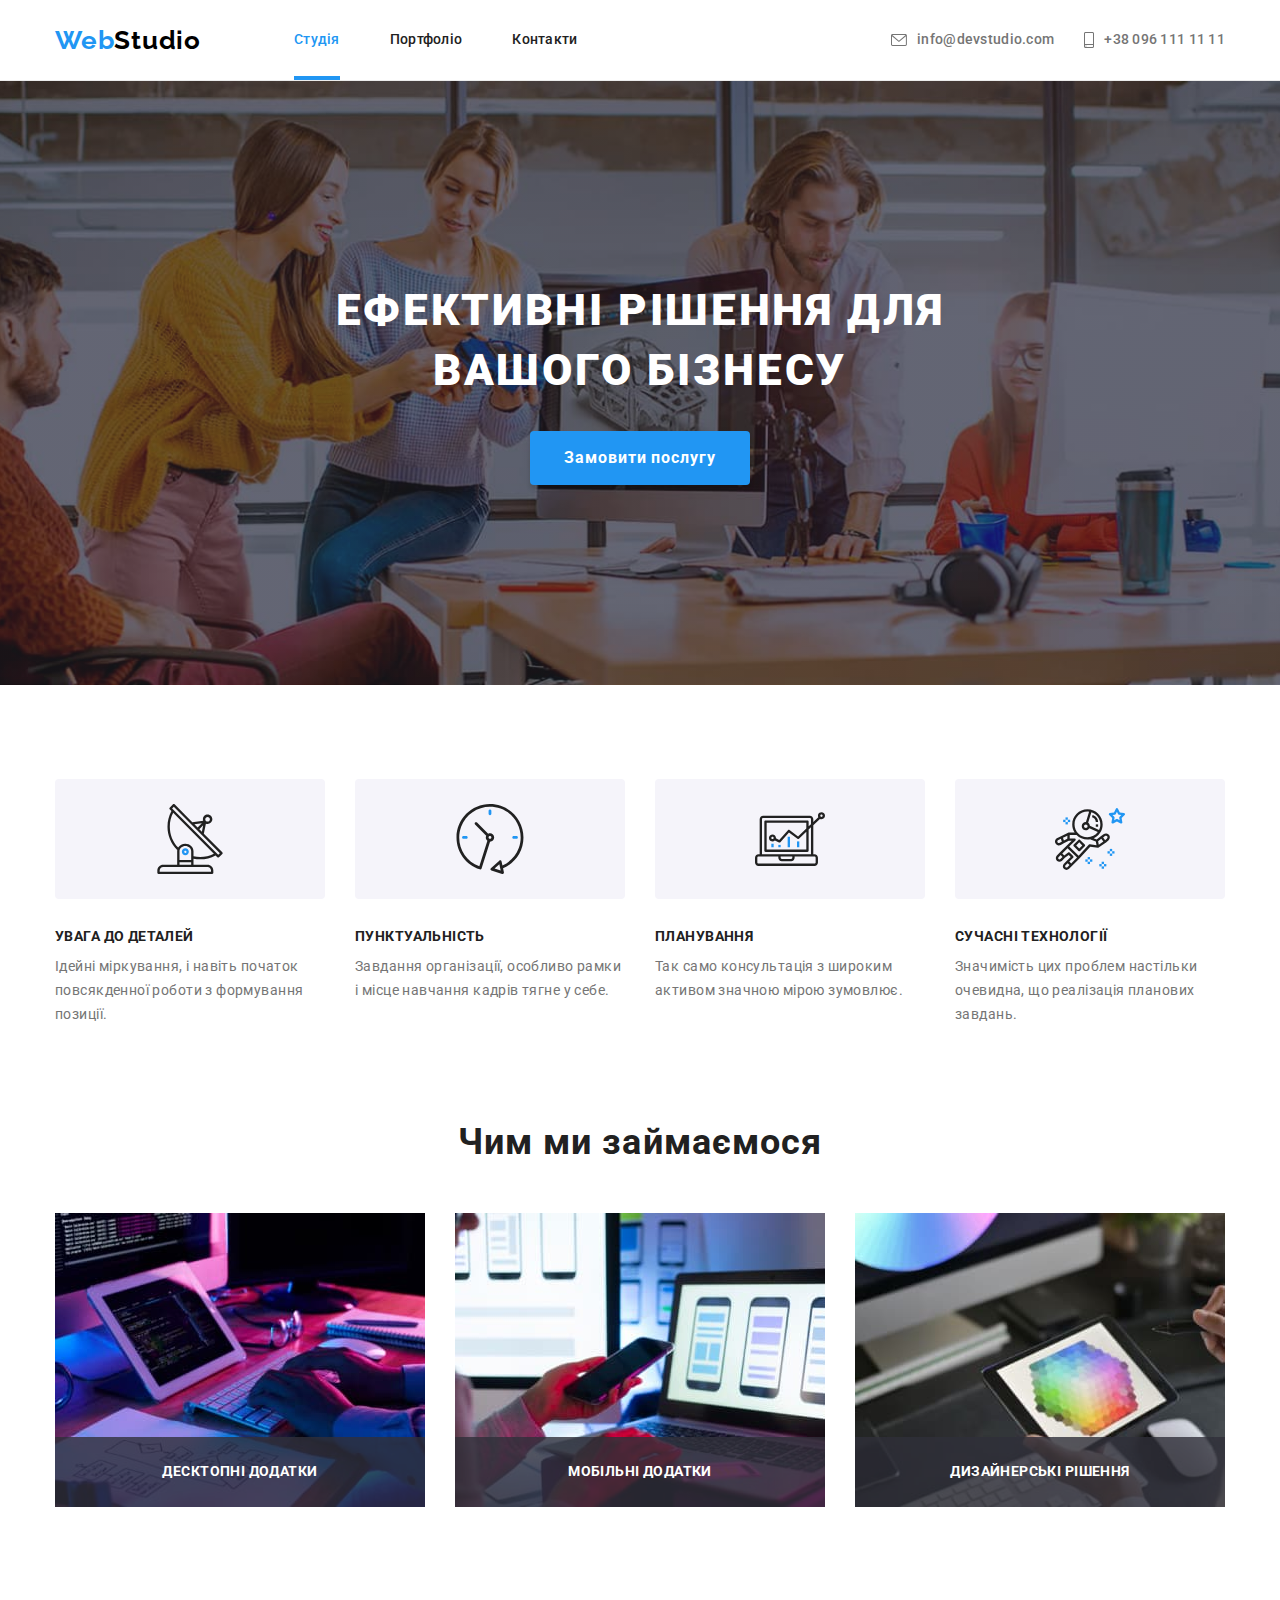
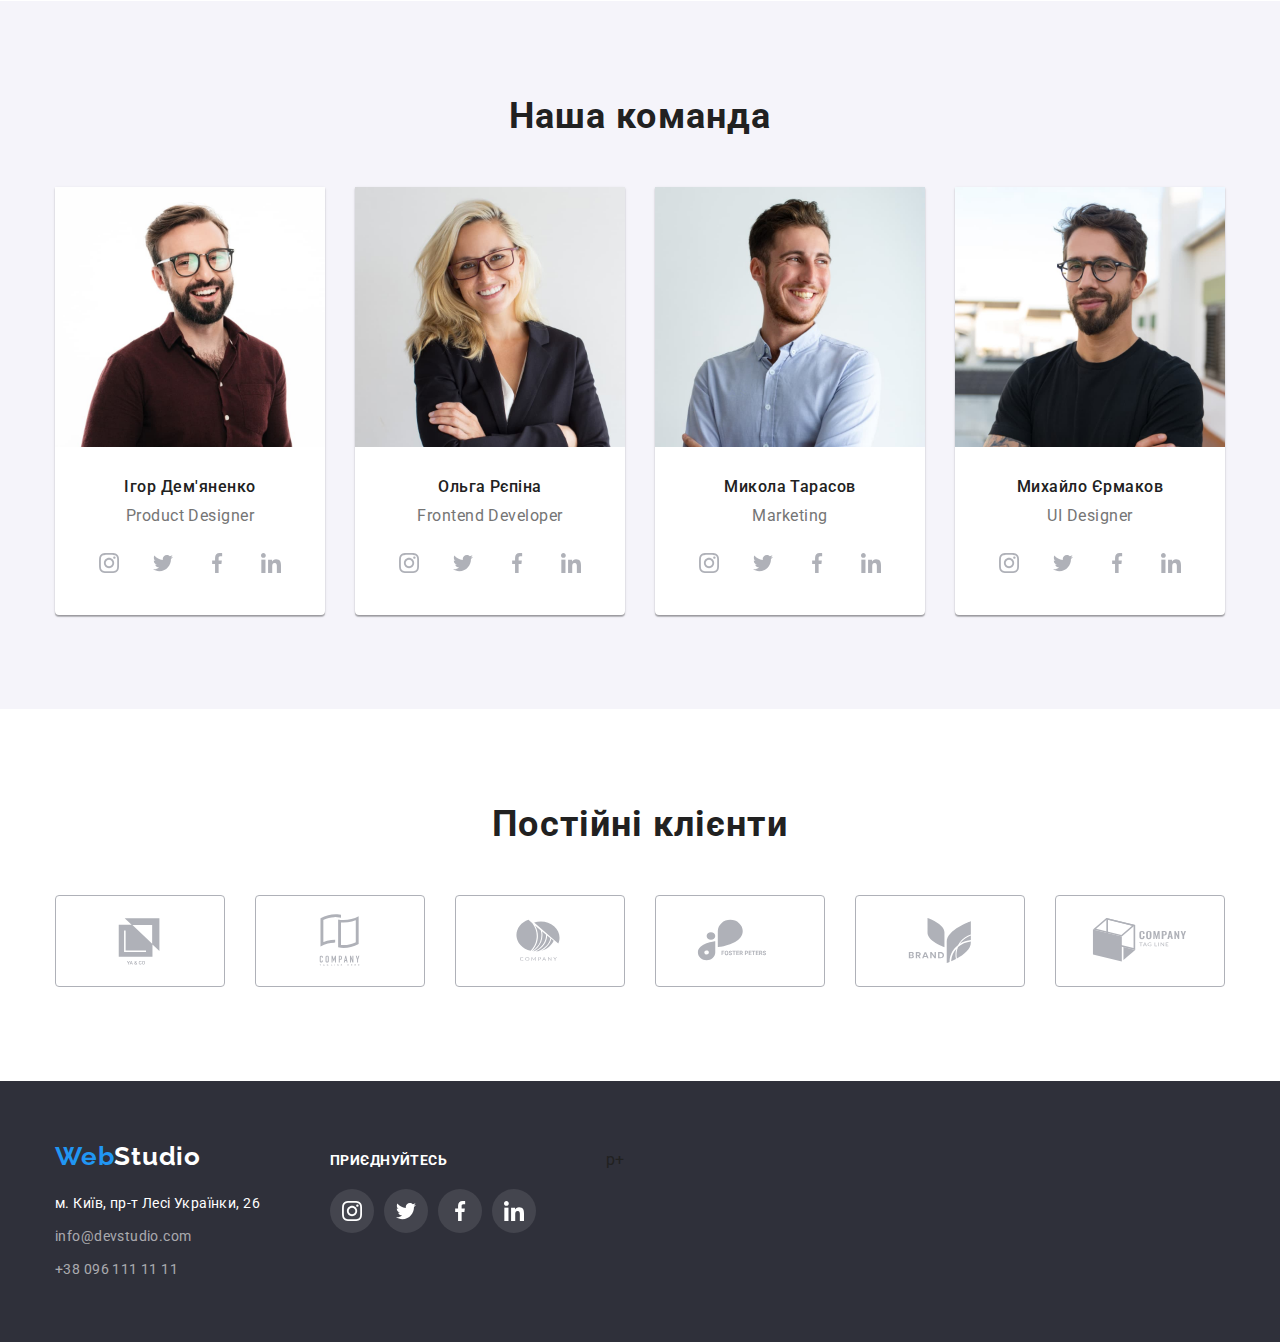
<file: index.html>
<!DOCTYPE html>
<html lang="uk">
  <head>
    <meta charset="UTF-8" />
    <meta http-equiv="X-UA-Compatible" content="IE=edge" />
    <meta name="viewport" content="width=device-width, initial-scale=1.0" />
    <title>Головна</title>
    <!--    ///   подключение шрифтов   ///    -->
    <link rel="preconnect" href="https://fonts.googleapis.com" />
    <link rel="preconnect" href="https://fonts.gstatic.com" crossorigin />
    <link
      href="https://fonts.googleapis.com/css2?family=Raleway:wght@700&family=Roboto:wght@400;500;700;900&display=swap"
      rel="stylesheet"
    />
    <!-- modern-normalize -->
    <link
      rel="stylesheet"
      href="https://cdn.jsdelivr.net/npm/modern-normalize@1.1.0/modern-normalize.min.css"
    />
    <!-- ///   подключение файла стилей   /// -->
    <link rel="stylesheet" href="./css/styles.css" />
  </head>
  <body>
    <header class="header">
      <div class="container header-container">
        <nav class="navigation">
          <a class="logo header-logo link" href="./index.html"
            ><span class="logo-span">Web</span>Studio</a
          >
          <ul class="menu list">
            <li class="menu-item">
              <a class="menu-link link link-hover link-header current" href="./index.html"
                >Студія</a
              >
            </li>
            <li class="menu-item">
              <a class="menu-link link link-hover link-header" href="./portfolio.html">Портфоліо</a>
            </li>
            <li class="menu-item">
              <a class="menu-link link link-hover link-header" href="">Контакти</a>
            </li>
          </ul>
        </nav>

        <ul class="header-contact-list list">
          <li class="header-contact-item">
            <a
              class="mailto-link link link-hover link-header header-contact-link"
              href="mailto:info@devstudio.com
"
              ><svg
                lang="uk"
                aria-label="Іконка-конверт"
                class="header-contact-list-icon"
                width="16"
                height="12"
              >
                <use href="./images/sprite.svg#icon-envelope"></use>
              </svg>
              info@devstudio.com
            </a>
          </li>
          <li>
            <a
              class="phone-number-link link link-hover link-header header-contact-link"
              href="tel:+380961111111"
              ><svg
                lang="uk"
                aria-label="Іконка телефон"
                class="header-contact-list-icon"
                width="10"
                height="16"
              >
                <use href="./images/sprite.svg#icon-smartphone"></use>
              </svg>
              +38 096 111 11 11</a
            >
          </li>
        </ul>
      </div>
    </header>

    <main>
      <section class="hero">
        <div class="container hero-container">
          <h1 class="hero-title transform">Ефективні рішення для вашого бізнесу</h1>
          <button class="button button-primary" type="button" data-modal-open>
            Замовити послугу
          </button>
        </div>
      </section>

      <section class="advantage section">
        <div class="container">
          <h2 class="visually-hidden">Наші переваги</h2>
          <ul class="advantage-list list">
            <li class="advantage-item">
              <div class="advantage-item-wrapper">
                <svg
                  lang="uk"
                  aria-label="Малюнок антени"
                  class="advantage-item-icon"
                  width="70"
                  height="70"
                >
                  <use href="./images/sprite.svg#icon-antenna"></use>
                </svg>
              </div>
              <h3 class="advantage-title transform">Увага до деталей</h3>
              <p class="advantage-text">
                Ідейні міркування, і навіть початок повсякденної роботи з формування позиції.
              </p>
            </li>

            <li class="advantage-item">
              <div class="advantage-item-wrapper">
                <svg
                  lang="uk"
                  aria-label="Малюнок годинник"
                  class="advantage-item-icon"
                  width="70"
                  height="70"
                >
                  <use href="./images/sprite.svg#icon-clock"></use>
                </svg>
              </div>

              <h3 class="advantage-title transform">Пунктуальність</h3>
              <p class="advantage-text">
                Завдання організації, особливо рамки і місце навчання кадрів тягне у себе.
              </p>
            </li>

            <li class="advantage-item">
              <div class="advantage-item-wrapper">
                <svg
                  lang="uk"
                  aria-label="Малюнокткомпютер"
                  class="advantage-item-icon"
                  width="70"
                  height="70"
                >
                  <use href="./images/sprite.svg#icon-diagram"></use>
                </svg>
              </div>

              <h3 class="advantage-title transform">Планування</h3>
              <p class="advantage-text">
                Так само консультація з широким активом значною мірою зумовлює.
              </p>
            </li>

            <li class="advantage-item">
              <div class="advantage-item-wrapper">
                <svg
                  lang="uk"
                  aria-label="Малюнок астронавт"
                  class="advantage-item-icon"
                  width="70"
                  height="70"
                >
                  <use href="./images/sprite.svg#icon-astronaut"></use>
                </svg>
              </div>
              <h3 class="advantage-title transform">Сучасні технології</h3>
              <p class="advantage-text">
                Значимість цих проблем настільки очевидна, що реалізація планових завдань.
              </p>
            </li>
          </ul>
        </div>
      </section>

      <section class="work section">
        <div class="container">
          <h2 class="work-title title">Чим ми займаємося</h2>
          <ul class="work-list list">
            <li class="work-item">
              <img
                class="work-img"
                src="./images/work_1.jpg"
                alt="Руки печатають на клавіатурі"
                width="370"
                height="294"
              />
              <div class="work-item-wrapper">
                <p class="work-item-text text transform">Десктопні додатки</p>
              </div>
            </li>
            <li class="work-item">
              <img
                class="work-img"
                src="./images/work_2.jpg"
                alt="Рука з телефоном перед монітором комп'ютера"
                width="370"
                height="294"
              />
              <div class="work-item-wrapper">
                <p class="work-item-text text transform">Мобільні додатки</p>
              </div>
            </li>
            <li class="work-item">
              <img
                class="work-img"
                src="./images/work_3.jpg"
                alt="Рука з планшетом"
                width="370"
                height="294"
              />
              <div class="work-item-wrapper">
                <p class="work-item-text text transform">Дизайнерські рішення</p>
              </div>
            </li>
          </ul>
        </div>
      </section>

      <section class="team section">
        <div class="container">
          <h2 class="team-title title">Наша команда</h2>
          <ul class="team-list list">
            <li class="team-item">
              <img
                class="team-img"
                src="./images/ihor_demianenko.jpg"
                alt="Фото Ігоря Дем'яненко"
                width="270"
                height="260"
              />
              <div class="team-item-wrapper">
                <h3 class="team-item-title">Ігор Дем'яненко</h3>
                <p class="team-item-text" lang="en">Product Designer</p>

                <ul class="team-social-list social-list list">
                  <li class="team-social-list-item">
                    <a class="team-social-link" href="https://www.instagram.com">
                      <svg
                        lang="uk"
                        aria-label="Іконка instagram"
                        class="team-social-icon"
                        width="20"
                        height="20"
                      >
                        <use href="./images/sprite.svg#icon-instagram"></use>
                      </svg>
                    </a>
                  </li>

                  <li class="team-social-list-item">
                    <a
                      class="team-social-link"
                      href="https://twitter.com/
"
                      ><svg
                        lang="uk"
                        aria-label="Іконка twitter"
                        class="team-social-icon"
                        width="20"
                        height="20"
                      >
                        <use href="./images/sprite.svg#icon-twitter"></use></svg
                    ></a>
                  </li>

                  <li class="team-social-list-item">
                    <a
                      class="team-social-link"
                      href="https://www.facebook.com/
"
                      ><svg
                        lang="uk"
                        aria-label="Іконка facebook"
                        class="team-social-icon"
                        width="20"
                        height="20"
                      >
                        <use href="./images/sprite.svg#icon-facebook"></use></svg
                    ></a>
                  </li>

                  <li class="team-social-list-item">
                    <a
                      class="team-social-link"
                      href="https://www.linkedin.com/
"
                    >
                      <svg
                        lang="uk"
                        aria-label="Іконка linkedin"
                        class="team-social-icon"
                        width="20"
                        height="20"
                      >
                        <use href="./images/sprite.svg#icon-linkedin"></use></svg
                    ></a>
                  </li>
                </ul>
              </div>
            </li>

            <li class="team-item">
              <img
                class="team-img"
                src="./images/olha_riepina.jpg"
                alt="Фото Ольгі Рєпіної"
                width="270"
                height="260"
              />
              <div class="team-item-wrapper">
                <h3 class="team-item-title">Ольга Рєпіна</h3>
                <p class="team-item-text" lang="en">Frontend Developer</p>
                <ul class="team-social-list social-list list">
                  <li class="team-social-list-item">
                    <a class="team-social-link" href="https://www.instagram.com/">
                      <svg
                        lang="uk"
                        aria-label="Іконка instagram"
                        class="team-social-icon"
                        width="20"
                        height="20"
                      >
                        <use href="./images/sprite.svg#icon-instagram"></use>
                      </svg>
                    </a>
                  </li>

                  <li class="team-social-list-item">
                    <a
                      class="team-social-link"
                      href="https://twitter.com/
"
                      ><svg
                        lang="uk"
                        aria-label="Іконка twitter"
                        class="team-social-icon"
                        width="20"
                        height="20"
                      >
                        <use href="./images/sprite.svg#icon-twitter"></use></svg
                    ></a>
                  </li>

                  <li class="team-social-list-item">
                    <a
                      class="team-social-link"
                      href="https://www.facebook.com/
"
                      ><svg
                        lang="uk"
                        aria-label="Іконка facebook"
                        class="team-social-icon"
                        width="20"
                        height="20"
                      >
                        <use href="./images/sprite.svg#icon-facebook"></use></svg
                    ></a>
                  </li>

                  <li class="team-social-list-item">
                    <a class="team-social-link" href="">
                      <svg
                        lang="uk"
                        aria-label="Іконка linkedin"
                        class="team-social-icon"
                        width="20"
                        height="20"
                      >
                        <use href="./images/sprite.svg#icon-linkedin"></use></svg
                    ></a>
                  </li>
                </ul>
              </div>
            </li>

            <li class="team-item">
              <img
                class="team-img"
                src="./images/mykola_tarasov.jpg"
                alt="Фото Миколи Тарасова"
                width="270"
                height="260"
              />
              <div class="team-item-wrapper">
                <h3 class="team-item-title">Микола Тарасов</h3>
                <p class="team-item-text" lang="en">Marketing</p>
                <ul class="team-social-list social-list list">
                  <li class="team-social-list-item">
                    <a class="team-social-link" href="https://www.instagram.com/">
                      <svg
                        lang="uk"
                        aria-label="Іконка instagram"
                        class="team-social-icon"
                        width="20"
                        height="20"
                      >
                        <use href="./images/sprite.svg#icon-instagram"></use>
                      </svg>
                    </a>
                  </li>

                  <li class="team-social-list-item">
                    <a
                      class="team-social-link"
                      href="https://twitter.com/
"
                      ><svg
                        lang="uk"
                        aria-label="Іконка twitter"
                        class="team-social-icon"
                        width="20"
                        height="20"
                      >
                        <use href="./images/sprite.svg#icon-twitter"></use></svg
                    ></a>
                  </li>

                  <li class="team-social-list-item">
                    <a
                      class="team-social-link"
                      href="https://www.facebook.com/
"
                      ><svg
                        lang="uk"
                        aria-label="Іконка facebook"
                        class="team-social-icon"
                        width="20"
                        height="20"
                      >
                        <use href="./images/sprite.svg#icon-facebook"></use></svg
                    ></a>
                  </li>

                  <li class="team-social-list-item">
                    <a class="team-social-link" href="">
                      <svg
                        lang="uk"
                        aria-label="Іконка linkedin"
                        class="team-social-icon"
                        width="20"
                        height="20"
                      >
                        <use href="./images/sprite.svg#icon-linkedin"></use></svg
                    ></a>
                  </li>
                </ul>
              </div>
            </li>

            <li class="team-item">
              <img
                class="team-img"
                src="./images/ykhailo_iermakov.jpg"
                alt="Фото Михайла Єрмакова"
                width="270"
                height="260"
              />
              <div class="team-item-wrapper">
                <h3 class="team-item-title">Михайло Єрмаков</h3>
                <p class="team-item-text" lang="en">UI Designer</p>
                <ul class="team-social-list social-list list">
                  <li class="team-social-list-item">
                    <a class="team-social-link" href="https://www.instagram.com/">
                      <svg
                        lang="uk"
                        aria-label="Іконка instagram"
                        class="team-social-icon"
                        width="20"
                        height="20"
                      >
                        <use href="./images/sprite.svg#icon-instagram"></use>
                      </svg>
                    </a>
                  </li>

                  <li class="team-social-list-item">
                    <a
                      class="team-social-link"
                      href="https://twitter.com/
"
                      ><svg
                        lang="uk"
                        aria-label="Іконка twitter"
                        class="team-social-icon"
                        width="20"
                        height="20"
                      >
                        <use href="./images/sprite.svg#icon-twitter"></use></svg
                    ></a>
                  </li>

                  <li class="team-social-list-item">
                    <a
                      class="team-social-link"
                      href="https://www.facebook.com/
"
                      ><svg
                        lang="uk"
                        aria-label="Іконка facebook"
                        class="team-social-icon"
                        width="20"
                        height="20"
                      >
                        <use href="./images/sprite.svg#icon-facebook"></use></svg
                    ></a>
                  </li>

                  <li class="team-social-list-item">
                    <a class="team-social-link" href="">
                      <svg
                        lang="uk"
                        aria-label="Іконка linkedin"
                        class="team-social-icon"
                        width="20"
                        height="20"
                      >
                        <use href="./images/sprite.svg#icon-linkedin"></use></svg
                    ></a>
                  </li>
                </ul>
              </div>
            </li>
          </ul>
        </div>
      </section>

      <section class="clients section">
        <div class="container">
          <h2 class="clients-title title">Постійні клієнти</h2>
          <ul class="clients-list list">
            <li class="clients-item">
              <a class="clients-link link" href=""
                ><svg
                  lang="uk"
                  aria-label="Логотип компанії"
                  class="clients-icon"
                  width="106"
                  height="60"
                >
                  <use href="./images/sprite.svg#icon-logo1"></use>
                </svg>
              </a>
            </li>
            <li class="clients-item">
              <a class="clients-link link" href=""
                ><svg
                  lang="uk"
                  aria-label="Логотип компанії"
                  class="clients-icon"
                  width="106"
                  height="60"
                >
                  <use href="./images/sprite.svg#icon-logo2"></use>
                </svg>
              </a>
            </li>
            <li class="clients-item">
              <a class="clients-link link" href=""
                ><svg
                  lang="uk"
                  aria-label="Логотип компанії"
                  class="clients-icon"
                  width="106"
                  height="60"
                >
                  <use href="./images/sprite.svg#icon-logo3"></use>
                </svg>
              </a>
            </li>
            <li class="clients-item">
              <a class="clients-link link" href=""
                ><svg
                  lang="uk"
                  aria-label="Логотип компанії"
                  class="clients-icon"
                  width="106"
                  height="60"
                >
                  <use href="./images/sprite.svg#icon-logo4"></use>
                </svg>
              </a>
            </li>
            <li class="clients-item">
              <a class="clients-link link" href=""
                ><svg
                  lang="uk"
                  aria-label="Логотип компанії"
                  class="clients-icon"
                  width="106"
                  height="60"
                >
                  <use href="./images/sprite.svg#icon-logo5"></use>
                </svg>
              </a>
            </li>
            <li class="clients-item">
              <a class="clients-link link" href=""
                ><svg
                  lang="uk"
                  aria-label="Логотип компанії"
                  class="clients-icon"
                  width="106"
                  height="60"
                >
                  <use href="./images/sprite.svg#icon-logo6"></use>
                </svg>
              </a>
            </li>
          </ul>
        </div>
      </section>
    </main>

    <footer class="footer">
      <div class="container footer-container">
        <div class="footer-address-wrapper">
          <a class="logo footer-logo link" href="./index.html"
            ><span class="logo-span">Web</span>Studio</a
          >

          <address class="address">
            <ul class="address-list list">
              <li class="address-item">
                <a
                  class="address-link link-hover link"
                  href="https://goo.gl/maps/Ke3SqtuffiF32a4DA"
                  target="_blank"
                  rel="noopener noreferrer nofollow"
                  >м. Київ, пр-т Лесі Українки, 26</a
                >
              </li>
              <li class="address-item">
                <a
                  class="mailto link link-hover footer-contact-link"
                  href="mailto:info@devstudio.com"
                  >info@devstudio.com
                </a>
              </li>
              <li class="address-item">
                <a class="phone-number link link-hover footer-contact-link" href="tel:+380961111111"
                  >+38 096 111 11 11</a
                >
              </li>
            </ul>
          </address>
        </div>

        <div class="footer-social-link-wrapper">
          <p class="footer-social-link-text text transform">Приєднуйтесь</p>
          <ul class="footer-social-link-list social-list list">
            <li class="footer-social-link-item">
              <a
                class="footer-social-link"
                href="https://www.instagram.com/
"
                ><svg
                  lang="uk"
                  aria-label="Іконка instagram"
                  class="footer-social-link-icon"
                  width="20"
                  height="20"
                >
                  <use href="./images/sprite.svg#icon-instagram"></use></svg
              ></a>
            </li>

            <li class="footer-social-link-item">
              <a
                class="footer-social-link"
                href="https://twitter.com/
"
                ><svg
                  lang="uk"
                  aria-label="Іконка twetter"
                  class="footer-social-link-icon"
                  width="20"
                  height="20"
                >
                  <use href="./images/sprite.svg#icon-twitter"></use></svg
              ></a>
            </li>

            <li class="footer-social-link-item">
              <a class="footer-social-link" href="https://www.facebook.com/"
                ><svg
                  lang="uk"
                  aria-label="Іконка facebook"
                  class="footer-social-link-icon"
                  width="20"
                  height="20"
                >
                  <use href="./images/sprite.svg#icon-facebook"></use></svg
              ></a>
            </li>

            <li class="footer-social-link-item">
              <a
                class="footer-social-link"
                href="https://www.linkedin.com/
"
                ><svg
                  lang="uk"
                  aria-label="Іконка linkedin"
                  class="footer-social-link-icon"
                  width="20"
                  height="20"
                >
                  <use href="./images/sprite.svg#icon-linkedin"></use></svg
              ></a>
            </li>
          </ul>
        </div>

        <div class="footer-subscription-form">p+</div>
      </div>
    </footer>
    <div class="backdrop is-hidden" data-modal>
      <div class="modal">
        <button type="button" class="modal-close-btn" data-modal-close>
          <svg
            lang="uk"
            aria-label="Закриваюча кнопка"
            class="close-button-icon"
            width="18"
            height="18"
          >
            <use href="./images/sprite.svg#icon-close-button"></use>
          </svg>
        </button>
      </div>
    </div>
    <script src="./js/modal.js"></script>
  </body>
</html>
</file>
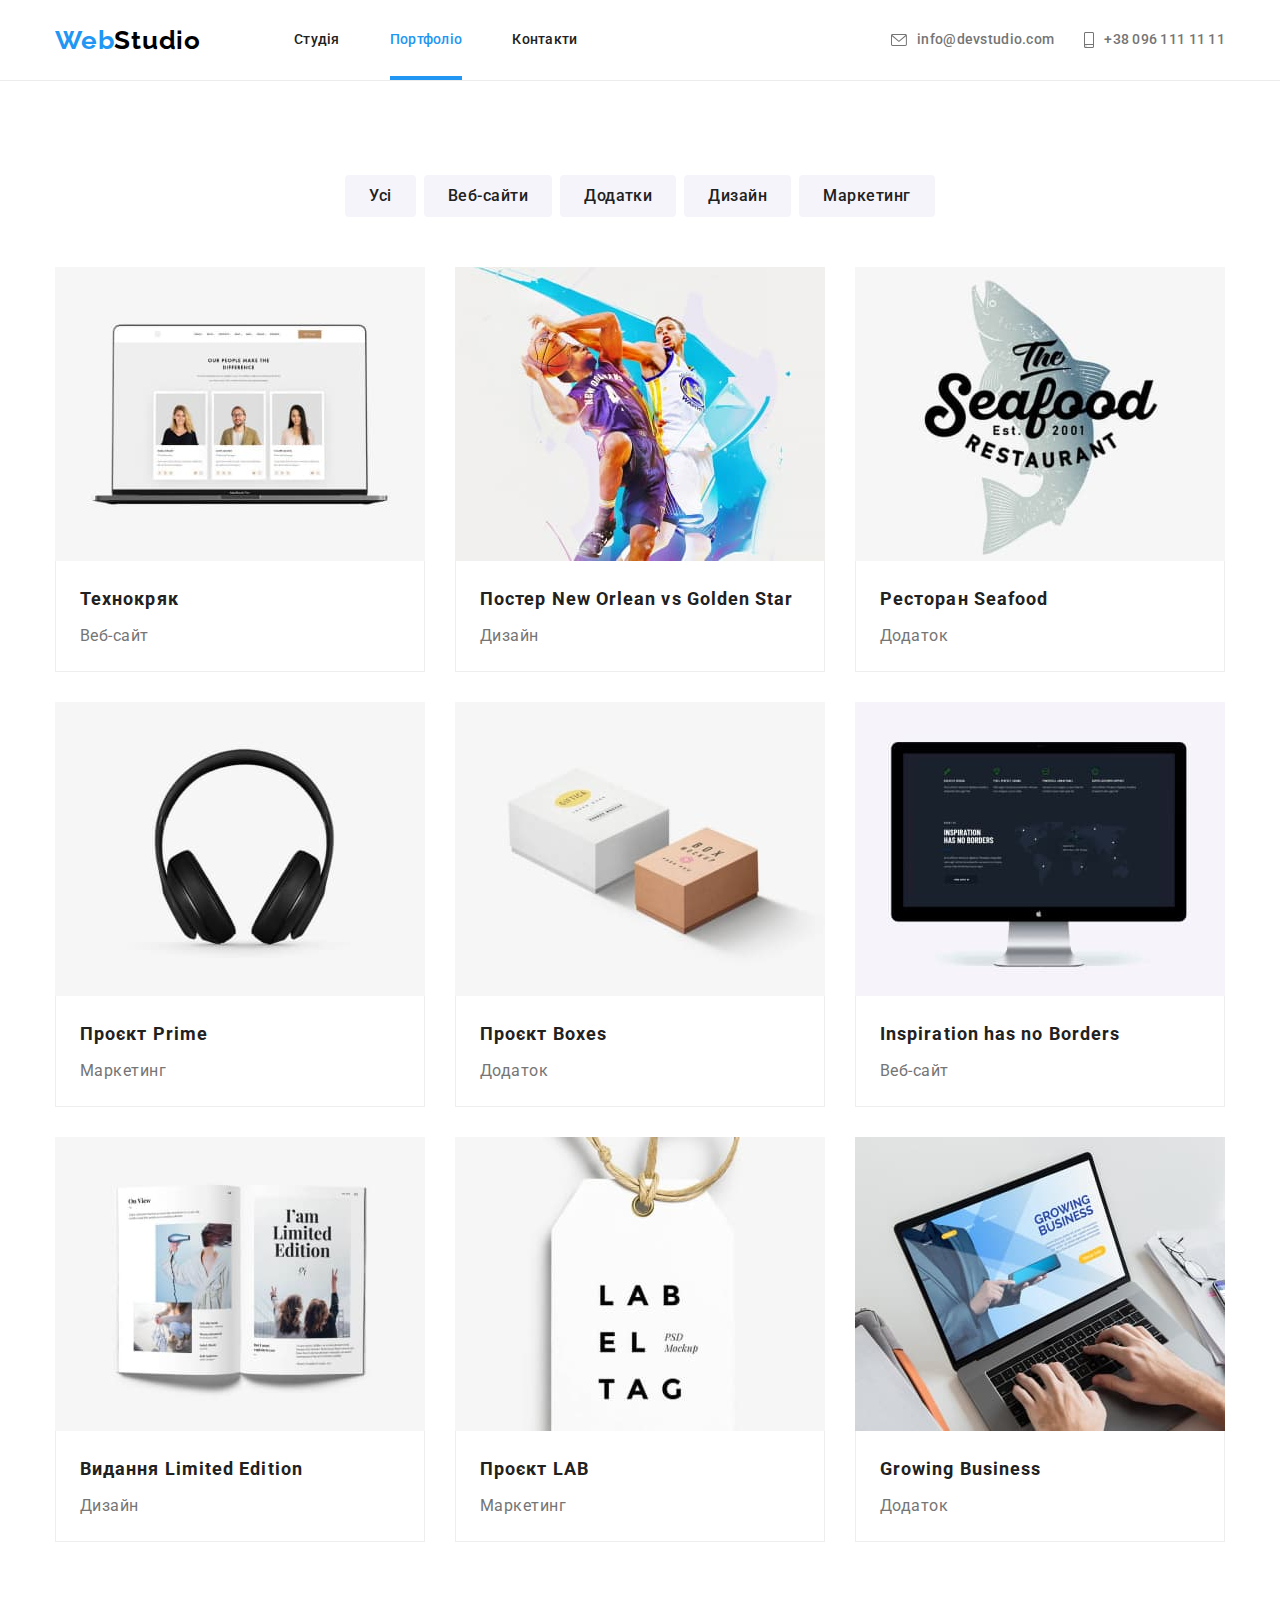
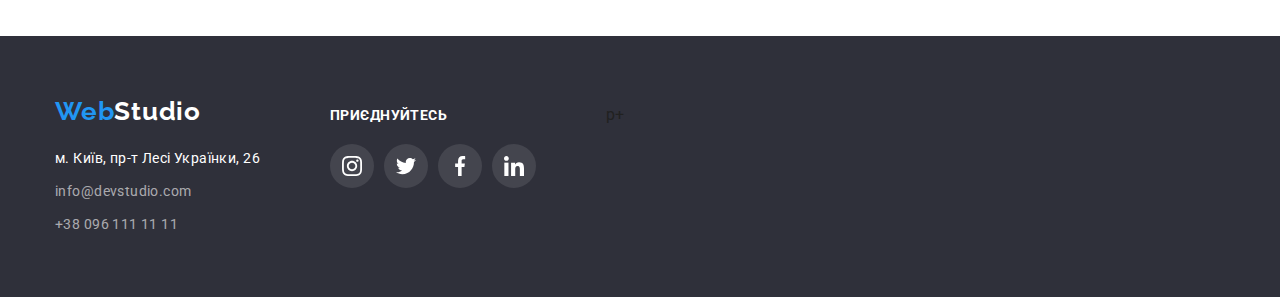
<file: portfolio.html>
<!DOCTYPE html>
<html lang="uk">
  <head>
    <meta charset="UTF-8" />
    <meta http-equiv="X-UA-Compatible" content="IE=edge" />
    <meta name="viewport" content="width=device-width, initial-scale=1.0" />
    <title>Портфоліо</title>
    <!--    ///   подключение шрифтов   ///    -->
    <link rel="preconnect" href="https://fonts.googleapis.com" />
    <link rel="preconnect" href="https://fonts.gstatic.com" crossorigin />
    <link
      href="https://fonts.googleapis.com/css2?family=Raleway:wght@700&family=Roboto:wght@400;500;700;900&display=swap"
      rel="stylesheet"
    />
    <!-- modern-normalize -->
    <link
      rel="stylesheet"
      href="https://cdn.jsdelivr.net/npm/modern-normalize@1.1.0/modern-normalize.min.css"
    />
    <!-- ///   подключение файла стилей   /// -->
    <link rel="stylesheet" href="./css/styles.css" />
  </head>
  <body>
    <header class="header">
      <div class="container header-container">
        <nav class="navigation">
          <a class="logo header-logo link" href="./index.html"
            ><span class="logo-span">Web</span>Studio</a
          >
          <ul class="menu list">
            <li class="menu-item">
              <a class="menu-link link link-hover link-header" href="./index.html">Студія</a>
            </li>
            <li class="menu-item">
              <a class="menu-link link link-hover link-header current" href="./portfolio.html"
                >Портфоліо</a
              >
            </li>
            <li class="menu-item">
              <a class="menu-link link link-hover link-header" href="">Контакти</a>
            </li>
          </ul>
        </nav>

        <ul class="header-contact-list list">
          <li class="header-contact-item">
            <a
              class="mailto-link link link-hover link-header header-contact-link"
              href="mailto:info@devstudio.com
"
              ><svg
                lang="uk"
                aria-label="Іконка-конверт"
                class="header-contact-list-icon"
                width="16"
                height="12"
              >
                <use href="./images/sprite.svg#icon-envelope"></use>
              </svg>
              info@devstudio.com
            </a>
          </li>
          <li>
            <a
              class="phone-number-link link link-hover link-header header-contact-link"
              href="tel:+380961111111"
              ><svg
                lang="uk"
                aria-label="Іконка телефон"
                class="header-contact-list-icon"
                width="10"
                height="16"
              >
                <use href="./images/sprite.svg#icon-smartphone"></use>
              </svg>
              +38 096 111 11 11</a
            >
          </li>
        </ul>
      </div>
    </header>

    <main>
      <section class="portfolio section">
        <div class="container">
          <h1 class="visually-hidden">Портфоліо</h1>
          <ul class="portfolio-list-btn list">
            <li class="portfolio-item-btn">
              <button class="button portfolio-button button-activ" type="button">Усі</button>
            </li>
            <li class="portfolio-item-btn">
              <button class="button portfolio-button" type="button">Веб-сайти</button>
            </li>
            <li class="portfolio-item-btn">
              <button class="button portfolio-button" type="button">Додатки</button>
            </li>
            <li class="portfolio-item-btn">
              <button class="button portfolio-button" type="button">Дизайн</button>
            </li>
            <li class="portfolio-item-btn">
              <button class="button portfolio-button" type="button">Маркетинг</button>
            </li>
          </ul>

          <ul class="portfolio-list-clients list">
            <li class="portfolio-item-clients">
              <a class="portfolio-item-clients-link link" href="">
                <div class="overlay-wrapper">
                  <img
                    class="portfolio-item-clients-img"
                    src="./images/portfolio_tehnokriyk.jpg"
                    alt="Відкритий ноутбук з сайтом на екрані"
                    width="370"
                    height="294"
                  />
                  <p class="overlay">
                    Ресурс пропонує комплексні пропозиції з різним рівнем функціоналу та сервісів.
                    Все це дозволить відвідувачу отримати вичерпні відомості про компанію чи
                    приватну особу.
                  </p>
                </div>

                <div class="portfolio-item-clients-wrapper">
                  <h2 class="portfolio-item-clients-title">Технокряк</h2>
                  <p class="portfolio-item-clients-text">Веб-сайт</p>
                </div>
              </a>
            </li>

            <li class="portfolio-item-clients">
              <a class="portfolio-item-clients-link link" href="">
                <div class="overlay-wrapper">
                  <img
                    class="portfolio-item-clients-img"
                    src="./images/portfolio_poster.jpg"
                    alt="Елемент дизайнерської роботи з баскетболістами"
                    width="370"
                    height="294"
                  />
                  <p class="overlay">
                    Ресурс пропонує комплексні пропозиції з різним рівнем функціоналу та сервісів.
                    Все це дозволить відвідувачу отримати вичерпні відомості про компанію чи
                    приватну особу.
                  </p>
                </div>

                <div class="portfolio-item-clients-wrapper">
                  <h2 class="portfolio-item-clients-title">Постер New Orlean vs Golden Star</h2>
                  <p class="portfolio-item-clients-text">Дизайн</p>
                </div>
              </a>
            </li>

            <li class="portfolio-item-clients">
              <a class="portfolio-item-clients-link link" href="">
                <div class="overlay-wrapper">
                  <img
                    class="portfolio-item-clients-img"
                    src="./images/portfolio_seafood.jpg"
                    alt="Логотип ресторану"
                    width="370"
                    height="294"
                  />
                  <p class="overlay">
                    Ресурс пропонує комплексні пропозиції з різним рівнем функціоналу та сервісів.
                    Все це дозволить відвідувачу отримати вичерпні відомості про компанію чи
                    приватну особу.
                  </p>
                </div>

                <div class="portfolio-item-clients-wrapper">
                  <h2 class="portfolio-item-clients-title">Ресторан Seafood</h2>
                  <p class="portfolio-item-clients-text">Додаток</p>
                </div>
              </a>
            </li>

            <li class="portfolio-item-clients">
              <a class="portfolio-item-clients-link link" href="">
                <div class="overlay-wrapper">
                  <img
                    class="portfolio-item-clients-img"
                    src="./images/portfolio_prime.jpg"
                    alt="Чорні навушники на білому фоні"
                    width="370"
                    height="294"
                  />
                  <p class="overlay">
                    Ресурс пропонує комплексні пропозиції з різним рівнем функціоналу та сервісів.
                    Все це дозволить відвідувачу отримати вичерпні відомості про компанію чи
                    приватну особу.
                  </p>
                </div>

                <div class="portfolio-item-clients-wrapper">
                  <h2 class="portfolio-item-clients-title">Проєкт Prime</h2>
                  <p class="portfolio-item-clients-text">Маркетинг</p>
                </div>
              </a>
            </li>

            <li class="portfolio-item-clients">
              <a class="portfolio-item-clients-link link" href="">
                <div class="overlay-wrapper">
                  <img
                    class="portfolio-item-clients-img"
                    src="./images/portfolio_boxes.jpg"
                    alt="Велика біла та маленька коробочка кирпичного кольору на білому фоні"
                    width="370"
                    height="294"
                  />
                  <p class="overlay">
                    Ресурс пропонує комплексні пропозиції з різним рівнем функціоналу та сервісів.
                    Все це дозволить відвідувачу отримати вичерпні відомості про компанію чи
                    приватну особу.
                  </p>
                </div>

                <div class="portfolio-item-clients-wrapper">
                  <h2 class="portfolio-item-clients-title">Проєкт Boxes</h2>
                  <p class="portfolio-item-clients-text">Додаток</p>
                </div>
              </a>
            </li>

            <li class="portfolio-item-clients">
              <a class="portfolio-item-clients-link link" href="">
                <div class="overlay-wrapper">
                  <img
                    class="portfolio-item-clients-img"
                    src="./images/portfolio_borders.jpg"
                    alt="Темний монітор на білому фоні"
                    width="370"
                    height="294"
                  />
                  <p class="overlay">
                    Ресурс пропонує комплексні пропозиції з різним рівнем функціоналу та сервісів.
                    Все це дозволить відвідувачу отримати вичерпні відомості про компанію чи
                    приватну особу.
                  </p>
                </div>

                <div class="portfolio-item-clients-wrapper">
                  <h2 class="portfolio-item-clients-title">Inspiration has no Borders</h2>
                  <p class="portfolio-item-clients-text">Веб-сайт</p>
                </div>
              </a>
            </li>

            <li class="portfolio-item-clients">
              <a class="portfolio-item-clients-link link" href="">
                <div class="overlay-wrapper">
                  <img
                    class="portfolio-item-clients-img"
                    src="./images/portfolio_limited_edition.jpg"
                    alt="Відкрита книга"
                    width="370"
                    height="294"
                  />
                  <p class="overlay">
                    Ресурс пропонує комплексні пропозиції з різним рівнем функціоналу та сервісів.
                    Все це дозволить відвідувачу отримати вичерпні відомості про компанію чи
                    приватну особу.
                  </p>
                </div>

                <div class="portfolio-item-clients-wrapper">
                  <h2 class="portfolio-item-clients-title">Видання Limited Edition</h2>
                  <p class="portfolio-item-clients-text">Дизайн</p>
                </div>
              </a>
            </li>

            <li class="portfolio-item-clients">
              <a class="portfolio-item-clients-link link" href="">
                <div class="overlay-wrapper">
                  <img
                    class="portfolio-item-clients-img"
                    src="./images/portfolio_lab.jpg"
                    alt="Фірмовий знак проекту"
                    width="370"
                    height="294"
                  />
                  <p class="overlay">
                    Ресурс пропонує комплексні пропозиції з різним рівнем функціоналу та сервісів.
                    Все це дозволить відвідувачу отримати вичерпні відомості про компанію чи
                    приватну особу.
                  </p>
                </div>

                <div class="portfolio-item-clients-wrapper">
                  <h2 class="portfolio-item-clients-title">Проєкт LAB</h2>
                  <p class="portfolio-item-clients-text">Маркетинг</p>
                </div>
              </a>
            </li>

            <li class="portfolio-item-clients">
              <a class="portfolio-item-clients-link link" href="">
                <div class="overlay-wrapper">
                  <img
                    class="portfolio-item-clients-img"
                    src="./images/portfolio_growing_business.jpg"
                    alt="Ноутбук на столі"
                    width="370"
                    height="294"
                  />
                  <p class="overlay">
                    Ресурс пропонує комплексні пропозиції з різним рівнем функціоналу та сервісів.
                    Все це дозволить відвідувачу отримати вичерпні відомості про компанію чи
                    приватну особу.
                  </p>
                </div>

                <div class="portfolio-item-clients-wrapper">
                  <h2 class="portfolio-item-clients-title">Growing Business</h2>
                  <p class="portfolio-item-clients-text">Додаток</p>
                </div>
              </a>
            </li>
          </ul>
        </div>
      </section>
    </main>

    <footer class="footer">
      <div class="container footer-container">
        <div class="footer-address-wrapper">
          <a class="logo footer-logo link" href="./index.html"
            ><span class="logo-span">Web</span>Studio</a
          >

          <address class="address">
            <ul class="address-list list">
              <li class="address-item">
                <a
                  class="address-link link-hover link"
                  href="https://goo.gl/maps/Ke3SqtuffiF32a4DA"
                  target="_blank"
                  rel="noopener noreferrer nofollow"
                  >м. Київ, пр-т Лесі Українки, 26</a
                >
              </li>
              <li class="address-item">
                <a
                  class="mailto link link-hover footer-contact-link"
                  href="mailto:info@devstudio.com"
                  >info@devstudio.com
                </a>
              </li>
              <li class="address-item">
                <a class="phone-number link link-hover footer-contact-link" href="tel:+380961111111"
                  >+38 096 111 11 11</a
                >
              </li>
            </ul>
          </address>
        </div>

        <div class="footer-social-link-wrapper">
          <p class="footer-social-link-text text transform">Приєднуйтесь</p>
          <ul class="footer-social-link-list social-list list">
            <li class="footer-social-link-item">
              <a
                class="footer-social-link"
                href="https://www.instagram.com/
"
                ><svg
                  lang="uk"
                  aria-label="Іконка instagram"
                  class="footer-social-link-icon"
                  width="20"
                  height="20"
                >
                  <use href="./images/sprite.svg#icon-instagram"></use></svg
              ></a>
            </li>

            <li class="footer-social-link-item">
              <a
                class="footer-social-link"
                href="https://twitter.com/
"
                ><svg
                  lang="uk"
                  aria-label="Іконка twetter"
                  class="footer-social-link-icon"
                  width="20"
                  height="20"
                >
                  <use href="./images/sprite.svg#icon-twitter"></use></svg
              ></a>
            </li>

            <li class="footer-social-link-item">
              <a class="footer-social-link" href="https://www.facebook.com/"
                ><svg
                  lang="uk"
                  aria-label="Іконка facebook"
                  class="footer-social-link-icon"
                  width="20"
                  height="20"
                >
                  <use href="./images/sprite.svg#icon-facebook"></use></svg
              ></a>
            </li>

            <li class="footer-social-link-item">
              <a
                class="footer-social-link"
                href="https://www.linkedin.com/
"
                ><svg
                  lang="uk"
                  aria-label="Іконка linkedin"
                  class="footer-social-link-icon"
                  width="20"
                  height="20"
                >
                  <use href="./images/sprite.svg#icon-linkedin"></use></svg
              ></a>
            </li>
          </ul>
        </div>

        <div class="footer-subscription-form">p+</div>
      </div>
    </footer>
  </body>
</html>
</file>
<file: css/styles.css>
:root {
  /* палитра цветов */
  --primary-color: #212121;
  --secondary-color: #757575;
  --secondary-color-w: #ffffff;
  --logo-color: #000000;
  --additional-color: rgba(255, 255, 255, 0.6);
  --accent-color: #2196f3;
  --secondary-accent-color: #188ce8;
  /*  рамка */
  --primary-border-color: #eeeeee;
  --secondary-border-color: #ececec;

  /* фон */
  --primary-background-color: #ffffff;
  --secondary-background-color-lige: rgba(47, 48, 58, 0.4);
  --secondary-background-color-dark: #2f303a;
  --accent-background-color: #afb1b8;
  --hero-background-color:#C4C4C4;
  --btn-background-color: #f5f4fa;
  --work-wrapper-bg-color:rgba(47, 48, 58, 0.8);
  --social-icon-background-color:rgba(255, 255, 255, 0.1);
  --overlay-bg-color:rgba(33, 150, 243, 0.9);
  --backdrop-bg-color: rgba(0, 0, 0, 0.2);
  /* текст */
  --primary-font-family: 'Roboto', sans-serif;
  --secondary-font-family: 'Raleway', sans-serif;
  /* переходы */
  --transition-dur-and-func: 250ms cubic-bezier(0.4, 0, 0.2, 1);

}

body {
  font-family: var(--primary-font-family);
  color: var(--primary-color);
  background-color: var(--primary-background-color);
}

/* ///   сброс стилей   /// */
h1,
h2,
h3,
p {
  margin-top: 0;
  margin-bottom: 0;
  padding-left: 0;
}

ol,
ul {
  margin-top: 0;
  margin-bottom: 0;
  padding-left: 0;
}

.link {
  text-decoration: none;
}

.list {
  list-style: none;
}

img {
  display: block;
}

.button {
  cursor: pointer;
}

address {
  font-style: normal;
}

/* //////////////////////////////////////////// */
/*    ///   скрываем заголовок   ///    */
.visually-hidden {
  position: absolute;
  white-space: nowrap;
  width: 1px;
  height: 1px;
  overflow: hidden;
  border: 0;
  padding: 0;
  clip: rect(0 0 0 0);
  clip-path: inset(50%);
  margin: -1px;
}

/* //////////////////////////////////////////// */
/* общие классы */
.section {
  padding-top: 94px;
  padding-bottom: 94px;
}
.container {
  width: 1200px;
  padding-left: 15px;
  padding-right: 15px;
  margin-left: auto;
  margin-right: auto;
}
.link-header {
  display: inline-block;
  padding-top: 32px;
  padding-bottom: 32px;
  font-weight: 500;
  font-size: 14px;
  line-height: 1.14;
  letter-spacing: 0.02em;
}
.link-hover{
  transition: color var(--transition-dur-and-func);
}
.link-hover:hover,
.linc-hover:focus{
  color: var(--accent-color);
}
.title {
  font-size: 36px;
  line-height: 1.17;
  text-align: center;
  letter-spacing: 0.03em;
  margin-bottom: 50px;
}
.text{
  font-weight: 700;
    font-size: 14px;
    line-height: 1.14;
    letter-spacing: 0.03em;
    color: var(--secondary-color-w);
}
.transform {
  text-transform: uppercase;
}
.social-list {
  display: flex;
  justify-content: center;
  align-items: center;
  column-gap: 10px;
}
/* //////////////////////////////////////////// */
/* logo */
.logo {
  font-family: 'Raleway', sans-serif;
  font-weight: 700;
  font-size: 26px;
  line-height: 1.19;
  letter-spacing: 0.03em;
  color: var(--logo-color);
}
.logo-span {
  color: var(--accent-color);
}
.footer-logo {
  color: var(--secondary-color-w);
}
/*====================   HEADER   ==================== */
.header {
  border-bottom: 1px solid var(--secondary-border-color);
}
.header-container {
  display: flex;
  justify-content: space-between;
}
/* nav */
.navigation {
  display: flex;
  justify-content: center;
  align-items: center;
}
.menu {
  display: flex;
  column-gap: 50px;  
}
.menu-link{
  position: relative;

}
.header-logo {
  margin-right: 93px;
}
.menu-link {
  color: var(--primary-color);
}
/* header-contact */
.header-contact-list {
  display: flex;
  justify-content: center;
  align-items: center;
  column-gap: 30px;
}
.header-contact-link {
  display: flex;
  justify-content: center;
  align-items: center;
  color: var(--secondary-color);
}
.header-contact-list-icon {
  margin-right: 10px;
  fill: currentColor;
}
/* ////////// */
.current {
  color: var(--accent-color);
}
.current::after {
  position: absolute;
  content: "";
  display: block;
  width: 100%;
  height: 4px;
  bottom: 0;
  background-color: var(--accent-color);
}
/* //////////////////////////////////////////// */
/*    ///   hero   ///    */
.hero {
  padding-top: 200px;
  padding-bottom: 200px;
  text-align: center;
  background-color: var(--hero-background-color);
  background-image: linear-gradient(rgba(47, 48, 58, 0.4),
        rgba(47, 48, 58, 0.4)),
      url("../images/background/hero-bg.jpg");
    background-repeat: no-repeat;
    background-position: center;
    background-size: cover;
    max-width: 1600px;
    margin-left: auto;
    margin-right: auto;
}

.hero-title {
  font-weight: 900;
  font-size: 44px;
  line-height: 1.36;
  text-align: center;
  letter-spacing: 0.06em;
  width: 696px;
  margin: 0 auto;
  color: var(--secondary-color-w);
}

/* button */
.button {
  font-family: inherit;
  cursor: pointer;
  font-size: 16px;
  border-color: transparent;
}

.button-primary {
  font-weight: 700;
  line-height: 1.88;
  letter-spacing: 0.06em;
  color: var(--secondary-color-w);
  padding: 10px 32px;
  margin-top: 30px;
  background: var(--accent-color);
  box-shadow: 0px 4px 4px rgba(0, 0, 0, 0.15);
  border-radius: 4px;
  transition: background var(--transition-dur-and-func);
}

.portfolio-button {
  font-weight: 500;
  line-height: 1.62;
  letter-spacing: 0.03em;
  padding: 6px 22px;
  border-radius: 4px;
  color: var(--primary-color);
  background-color: var(--btn-background-color);
  transition: color var(--transition-dur-and-func),
              background var(--transition-dur-and-func),
              box-shadow var(--transition-dur-and-func);

}

/* =========== */
.button-activ:active {
  color: var(--accent-color);
}

.button-primary:hover,
.button-primary:focus {
  background: var(--secondary-accent-color);
}

.portfolio-button:hover,
.portfolio-button:focus {
  color: var(--secondary-color-w);
  background: var(--accent-color);
  box-shadow: 0px 3px 1px rgba(0, 0, 0, 0.1), 0px 1px 2px rgba(0, 0, 0, 0.08),
    0px 2px 2px rgba(0, 0, 0, 0.12);
}

/* ///////////////////////////////////////////// */

/*    ///   advantage   ///    */
.advantage-list {
  display: flex;
  justify-content: space-between;
  column-gap: 30px;
}

.advantage-item { 
  flex-basis: calc((100% - 90px) / 4);
}
.advantage-item-wrapper{
  display: flex;
  justify-content: center;
  align-items: center;
  padding: 25px 100px;
  background: #F5F4FA;
  border-radius: 4px;
  margin-bottom: 30px;
}
.advantage-title {
  font-size: 14px;
  line-height: 1.14;
  letter-spacing: 0.03em;
  margin-bottom: 10px;
}

.advantage-text {
  font-size: 14px;
  line-height: 1.71;
  letter-spacing: 0.03em;
  color: var(--secondary-color);
}

/* ///////////////////////////////////////////// */
/*    ///   work   /// */
/* ///////////////////////////////////////////// */

.work {
  padding-top: 0;
}

.work-list {
  display: flex;
  justify-content: space-between;
  column-gap: 30px;
}

.work-item {
  position: relative;
  flex-basis: calc((100% - 60px) / 3);
}
.work-item-wrapper{
  position: absolute;
  bottom:0;
  text-align: center;
  width: 100%;
  /* height: 70px; */  
  padding-top: 27px;
  padding-bottom: 27px;
  background-color: var(--work-wrapper-bg-color);

}
/* ///////////////////////////////////////////// */

/*    ///   team   ///    */
.team {
  background-color: var(--btn-background-color);
}
.team-list {
  display: flex;
  justify-content: space-between;
  column-gap: 30px;
}
.team-item {
  background-color: var(--primary-background-color);  
  box-shadow: 0px 1px 3px rgba(0, 0, 0, 0.12), 0px 1px 1px rgba(0, 0, 0, 0.14),
    0px 2px 1px rgba(0, 0, 0, 0.2);
  border-radius: 0px 0px 4px 4px;
  flex-basis: calc((100% - 90px) / 4);
}
.team-item-wrapper {
  padding-top: 30px;
  padding-bottom: 30px;
}
.team-item-title {
  font-weight: 500;
  font-size: 16px;
  line-height: 1.19;
  text-align: center;
  letter-spacing: 0.03em;
  margin-bottom: 10px;
}
.team-item-text {
  font-size: 16px;
  line-height: 1.19;
  text-align: center;
  letter-spacing: 0.03em;
  margin-bottom: 16px;
  color: var(--secondary-color);
}
 .team-social-list-item{
  display: flex;
  justify-content: center;
  align-items: center;  
}
.team-social-link{
  display: flex;
  justify-content: center;
  align-items: center;
  width: 44px;
  height: 44px;
  background-color: var(--primary-background-color);
  border-radius: 50%;
  color: var(--accent-background-color);
  transition: color var(--transition-dur-and-func),
              background-color var(--transition-dur-and-func);
}           
 .team-social-icon{
  fill: currentColor;
}
.team-social-link:hover,
.team-social-link:focus {
  background-color: var(--accent-color);
  color: var(--secondary-color-w);
}
/* ///////////////////////////////////////////// */
/*    ///   clients   ///    */
.clients-list{
  display: flex;
  column-gap: 30px;
  }

.clients-link{
  display: flex;
    align-items: center;
    justify-content: center;
    width: 170px;
    height: 92px;
    border: 1px solid var(--accent-background-color) ;
    border-radius: 4px;
    color:var(--accent-background-color);
    transition: color var(--transition-dur-and-func),
                border-color var(--transition-dur-and-func);
}
.clients-icon{
  fill: currentColor;
}
.clients-link:hover,
.clients-link:focus{
  color: var(--accent-color);
  border-color: var(--accent-color);
}
/* ///////////////////////////////////////////// */
/*    ///   footer   ///    */
.footer {
  background-color: var(--secondary-background-color-dark);
  padding-top: 60px;
  padding-bottom: 60px;
}
.footer-container{
  display: flex;  
  align-items: baseline;
  gap: 70px;
}
.address {
  font-style: normal;
  margin-top: 20px;
}
.address-item:not(:last-child) {
  margin-bottom: 9px;
}
.address-link {
  font-size: 14px;
  line-height: 1.71;
  letter-spacing: 0.03em;
  color: var(--secondary-color-w);
}
.footer-contact-link {
  font-size: 14px;
  line-height: 1.71;
  letter-spacing: 0.03em;
  color: var(--additional-color);
}
/* =============== */
/* .footer-social-link-wrapper{
} */
.footer-social-link-text{ 
  margin-bottom: 20px;
}
.footer-social-link{
  display: flex;
  justify-content: center;
  align-items: center;
  width: 44px;
  height: 44px;  
  border-radius: 50%;
  background-color: var(--social-icon-background-color);
  color: var(--secondary-color-w);
  transition: background-color var(--transition-dur-and-func);
}
.footer-social-link-icon{
  fill: currentColor;
}
.footer-social-link:hover,
.footer-social-link:focus{
  background-color: var(--accent-color);
}

/* .current {  
  color: var(--accent-color);
}
.current::after{
  position: absolute;
  content: "";
  display: block;
  width: 100%;
  height: 4px;
  bottom: 0; 
  background-color: var(--accent-color);
} */
/* ///////////////////////////////////////////// */
/*    ///   portfolio   ///    */

.portfolio-list-btn {
  display: flex;
  justify-content: center;
  align-items: center;
  column-gap: 8px;
  margin-bottom: 50px;
}

.portfolio-list-clients {    
  display: flex;
  flex-wrap: wrap;
  column-gap: 30px;
  row-gap: 30px;
}

.portfolio-item-clients {
  flex-basis: calc((100% - 60px) / 3);
}
.portfolio-item-clients-link{
  display: inline-block;
}

.portfolio-item-clients-link:hover {
  box-shadow: 0px 1px 1px rgba(0, 0, 0, 0.12),
    0px 4px 4px rgba(0, 0, 0, 0.06),
    1px 4px 6px rgba(0, 0, 0, 0.16);
}
.portfolio-item-clients-wrapper {
  border: 1px solid var(--primary-border-color);
  border-top: none;
  /* border-right: 1px solid var(--primary-border-color);
  border-bottom: 1px solid var(--primary-border-color);
  border-left: 1px solid var(--primary-border-color); */
  padding: 20px 24px;
}
.portfolio-item-clients-title {
  font-size: 18px;
  line-height: 2;
  letter-spacing: 0.06em;
  color: var(--primary-color);
  margin-bottom: 4px;
}
.portfolio-item-clients-text {
  line-height: 1.88;
  letter-spacing: 0.03em;
  color: var(--secondary-color);
}
.overlay-wrapper{
  position: relative;
  overflow: hidden;  
}
.overlay{
  position: absolute;
  top: 0;
  left: 0;
  width: 100%;
  height: 100%;
  overflow: auto;  
  background-color: var(--overlay-bg-color);
  color: var(--secondary-color-w);
  font-size: 18px;
  line-height: 1.56;
  letter-spacing: 0.03em;
  overflow: auto;
  padding: 63px 24px;
  transform: translateY(100%);
  transition: transform var(--transition-dur-and-func);  
  } 
.portfolio-item-clients-link:hover .overlay,
.portfolio-item-clients-link:focus .overlay {
      transform: translateY(0%);
}

  


/* ///////////////////////////////////////////// */
/*    ///   modal-window   ///    */
.backdrop{
  position: fixed;
  top: 0;
  left: 0;
  z-index: 100;
  width: 100%;
  height: 100%;
  background-color: var(--backdrop-bg-color);
  transition: opacity var(--transition-dur-and-func),
              visibility var(--transition-dur-and-func);
}
.backdrop.is-hidden {
  opacity: 0;
  visibility: hidden;
  pointer-events: none;
}
.modal{
  position: absolute;
  top: 50%;
  left: 50%;
  transform: translate(-50%, -50%);
  width: 528px;
  height: 581px;
  background-color: var(--primary-background-color);
  box-shadow: 0px 1px 3px rgba(0, 0, 0, 0.12), 0px 1px 1px rgba(0, 0, 0, 0.14), 0px 2px 1px rgba(0, 0, 0, 0.2);
  border-radius: 4px;
} 
.modal-close-btn{
  position: absolute;
  top: 8px;
  right: 8px;
  display: flex;
  justify-content: center;
  align-items: center;
  width: 30px;
  height: 30px; 
  padding: 0; 
  background-color: var(--primary-background-color);
  border: 1px solid rgba(0, 0, 0, 0.1);
  border-radius: 50%;
}
</file>
